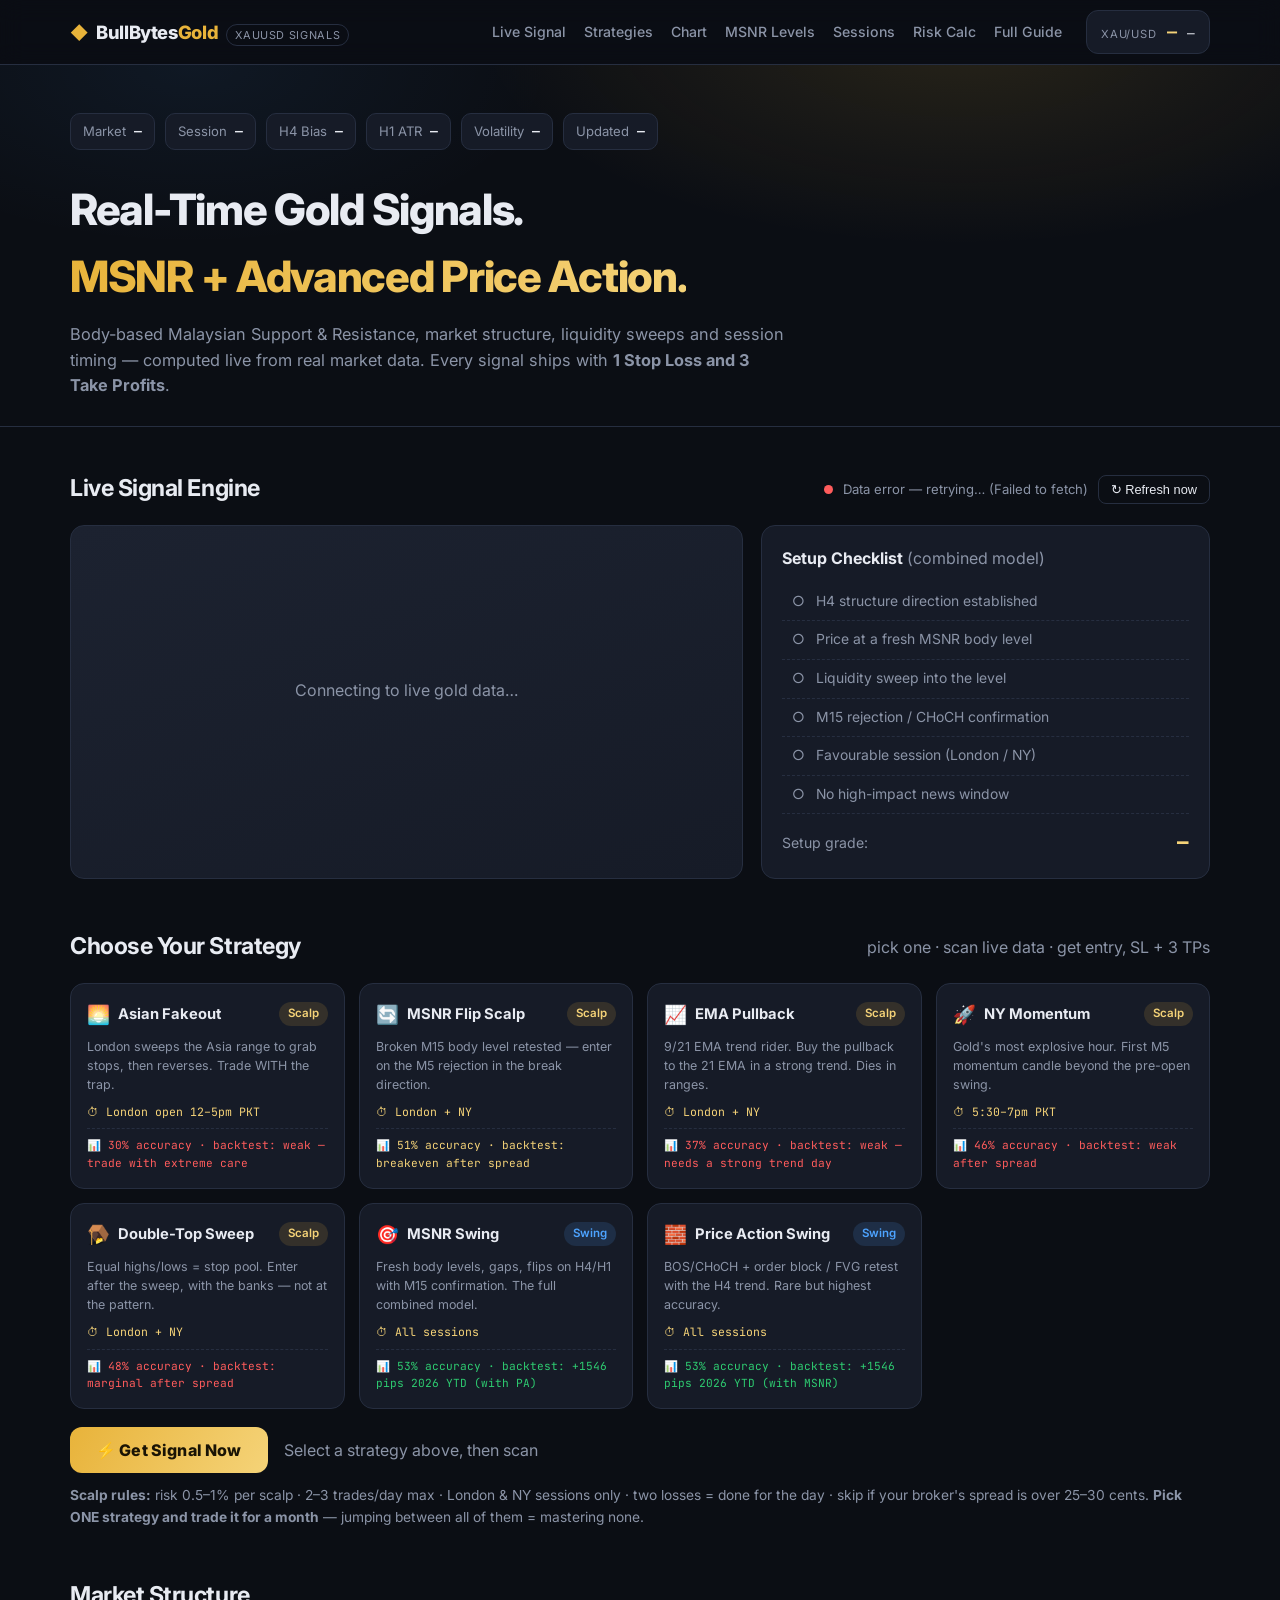
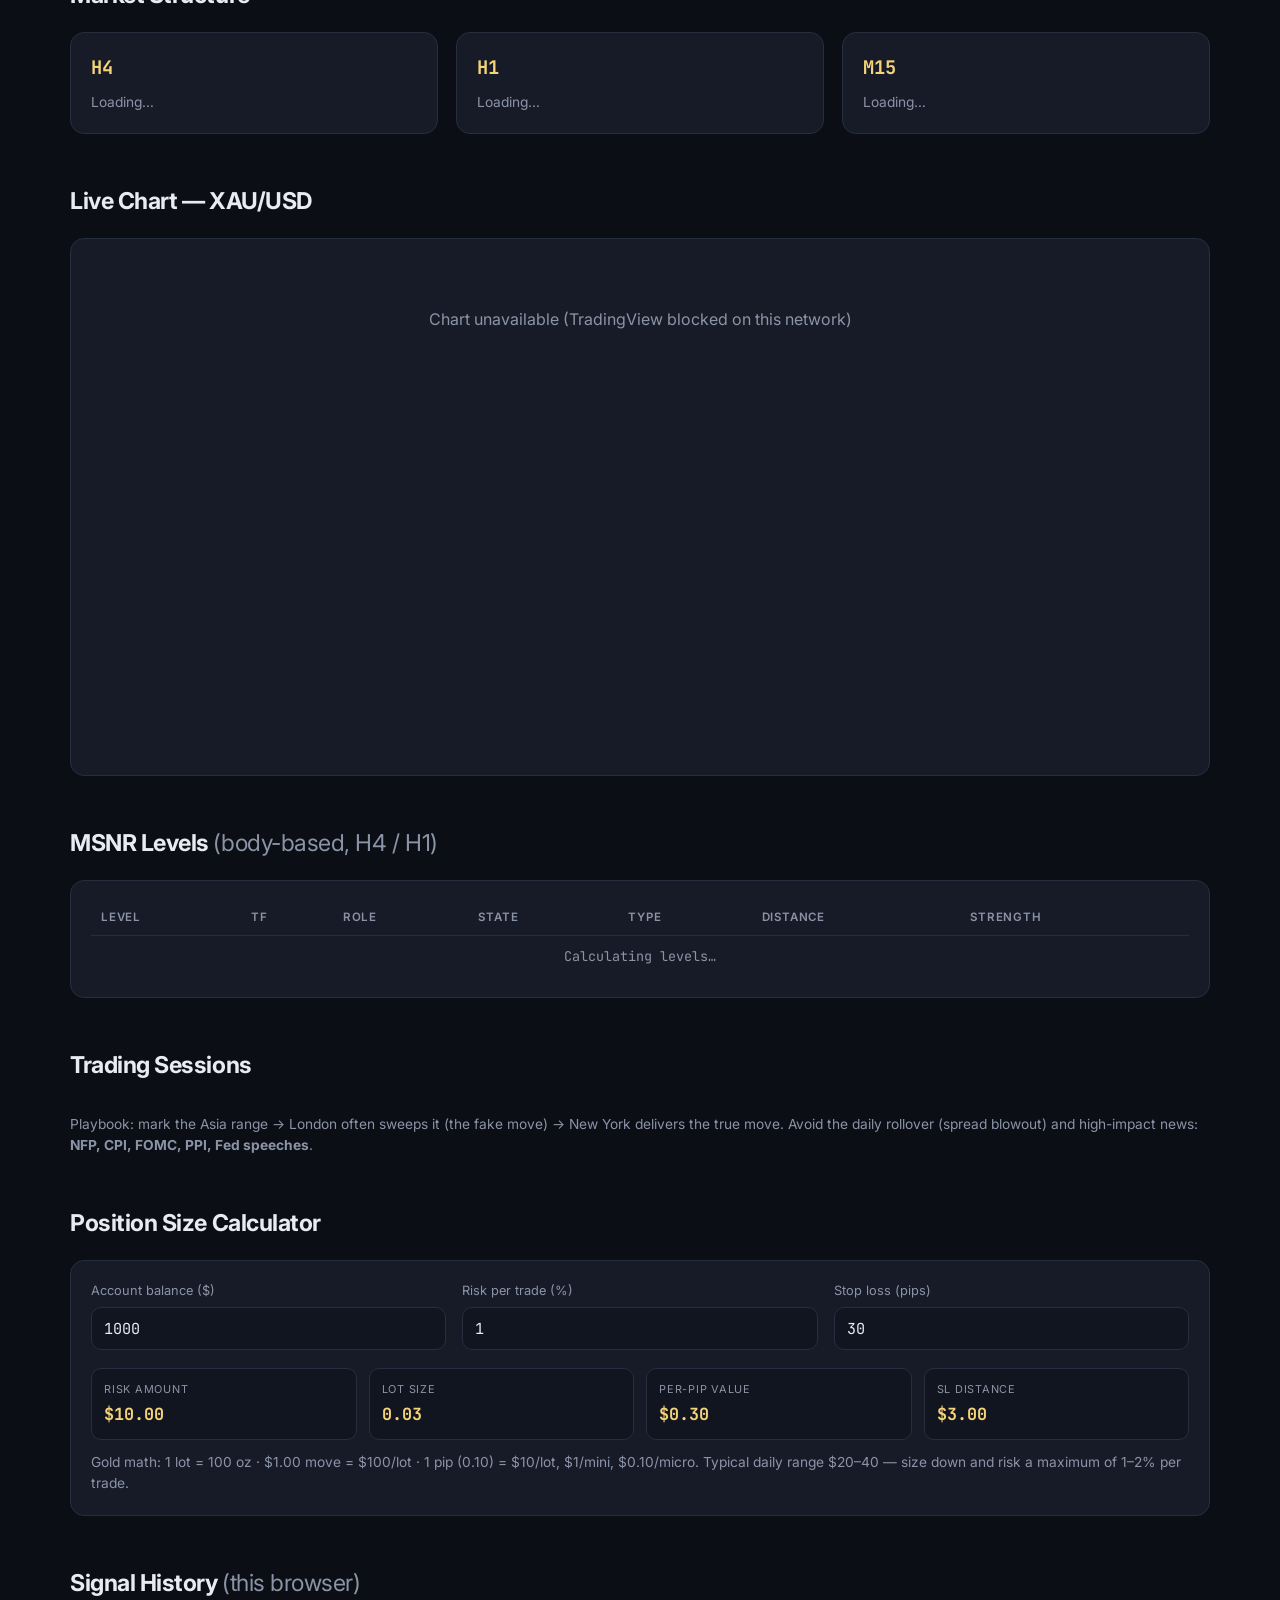
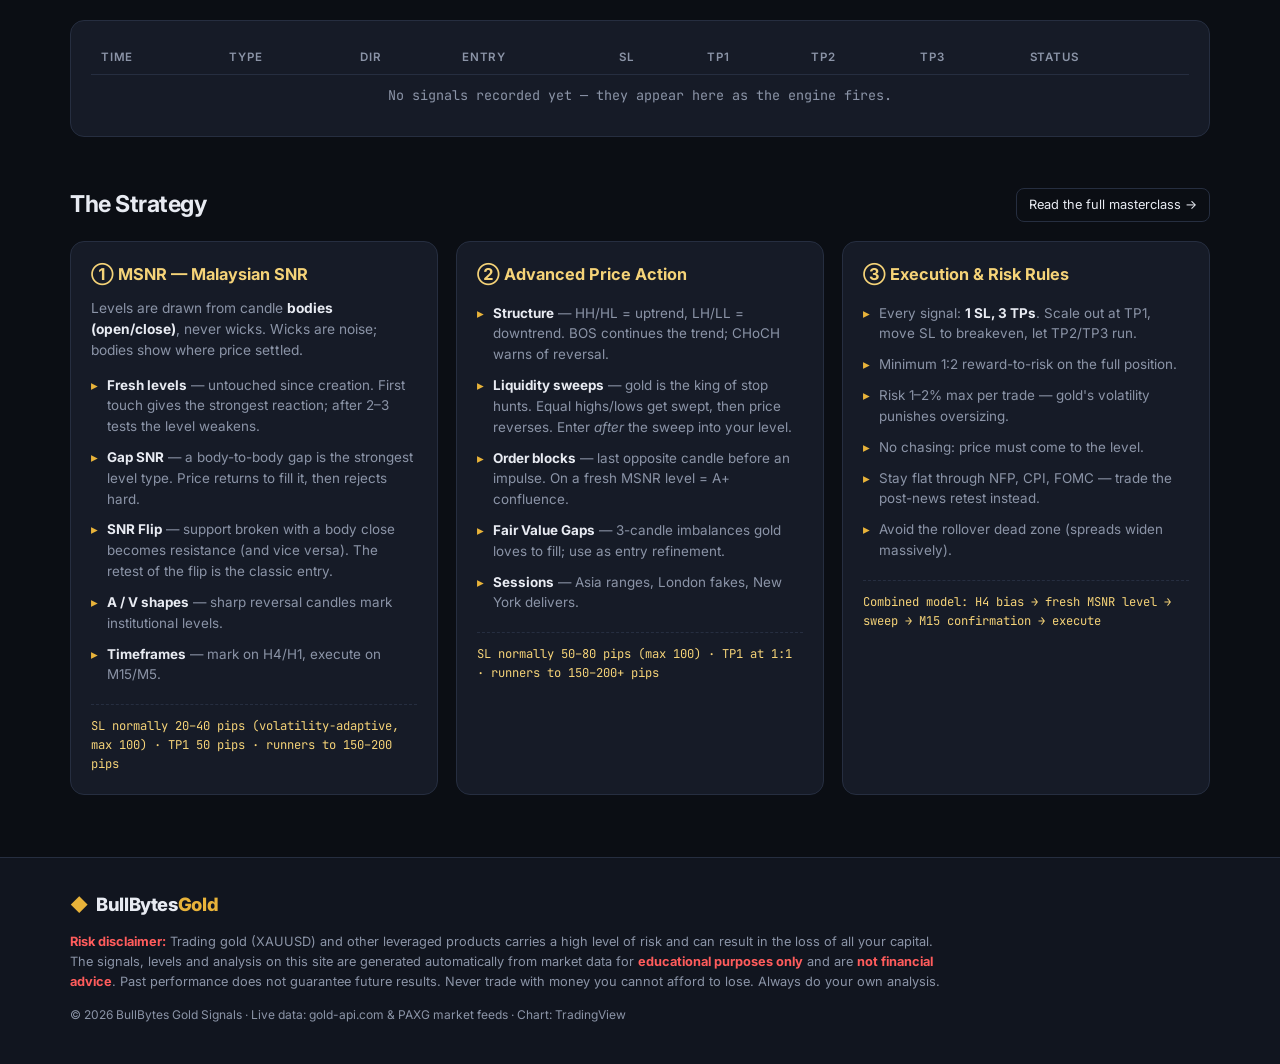
<file: index.html>
<!DOCTYPE html>
<html lang="en">
<head>
<meta charset="UTF-8">
<meta name="viewport" content="width=device-width, initial-scale=1.0">
<title>BullBytes Gold Signals — Real-Time XAUUSD Signals | MSNR + Advanced Price Action</title>
<meta name="description" content="Professional real-time gold (XAUUSD) trading signals powered by MSNR (Malaysian Support & Resistance) and advanced price action. Live levels, structure, 1 SL + 3 TP signal model.">
<link rel="preconnect" href="https://fonts.googleapis.com">
<link rel="preconnect" href="https://fonts.gstatic.com" crossorigin>
<link href="https://fonts.googleapis.com/css2?family=Inter:wght@400;500;600;700;800&family=JetBrains+Mono:wght@500;700&display=swap" rel="stylesheet">
<link rel="stylesheet" href="css/style.css">
<link rel="icon" href="data:image/svg+xml,<svg xmlns='http://www.w3.org/2000/svg' viewBox='0 0 100 100'><text y='.9em' font-size='90'>🥇</text></svg>">
</head>
<body>

<!-- ===== Top bar ===== -->
<header class="topbar">
  <div class="container topbar-inner">
    <div class="brand">
      <span class="brand-icon">◆</span>
      <span class="brand-name">BullBytes<span class="brand-accent">Gold</span></span>
      <span class="brand-tag">XAUUSD Signals</span>
    </div>
    <nav class="nav">
      <a href="#signal">Live Signal</a>
      <a href="#strategies">Strategies</a>
      <a href="#chart">Chart</a>
      <a href="#levels">MSNR Levels</a>
      <a href="#sessions">Sessions</a>
      <a href="#calculator">Risk Calc</a>
      <a href="guide.html">Full Guide</a>
    </nav>
    <div class="price-pill" id="pricePill">
      <span class="pp-label">XAU/USD</span>
      <span class="pp-price" id="livePrice">—</span>
      <span class="pp-change" id="liveChange">—</span>
    </div>
  </div>
</header>

<!-- ===== Hero / status strip ===== -->
<section class="hero">
  <div class="container">
    <div class="status-strip" id="statusStrip">
      <div class="ss-item"><span class="ss-k">Market</span><span class="ss-v" id="marketStatus">—</span></div>
      <div class="ss-item"><span class="ss-k">Session</span><span class="ss-v" id="sessionNow">—</span></div>
      <div class="ss-item"><span class="ss-k">H4 Bias</span><span class="ss-v" id="h4Bias">—</span></div>
      <div class="ss-item"><span class="ss-k">H1 ATR</span><span class="ss-v" id="atrNow">—</span></div>
      <div class="ss-item"><span class="ss-k">Volatility</span><span class="ss-v" id="volNow">—</span></div>
      <div class="ss-item"><span class="ss-k">Updated</span><span class="ss-v" id="lastUpdate">—</span></div>
    </div>
    <h1>Real-Time Gold Signals.<br><span class="gold-text">MSNR + Advanced Price Action.</span></h1>
    <p class="hero-sub">Body-based Malaysian Support &amp; Resistance, market structure, liquidity sweeps and session timing —
    computed live from real market data. Every signal ships with <strong>1 Stop Loss and 3 Take Profits</strong>.</p>
  </div>
</section>

<main class="container">

  <!-- ===== Live signal card ===== -->
  <section id="signal" class="section">
    <div class="section-head">
      <h2>Live Signal Engine</h2>
      <div class="refresh-row">
        <span class="engine-dot" id="engineDot"></span>
        <span id="engineState">Initialising…</span>
        <button class="btn-ghost" id="refreshBtn">↻ Refresh now</button>
      </div>
    </div>
    <div class="signal-grid">
      <div class="signal-card" id="signalCard">
        <div class="sc-loading">Connecting to live gold data…</div>
      </div>
      <div class="panel checklist-panel">
        <h3>Setup Checklist <span class="muted">(combined model)</span></h3>
        <ul class="checklist" id="checklist">
          <li data-k="structure">H4 structure direction established</li>
          <li data-k="level">Price at a fresh MSNR body level</li>
          <li data-k="sweep">Liquidity sweep into the level</li>
          <li data-k="confirm">M15 rejection / CHoCH confirmation</li>
          <li data-k="session">Favourable session (London / NY)</li>
          <li data-k="news">No high-impact news window</li>
        </ul>
        <div class="grade-row">
          <span>Setup grade:</span><span class="grade" id="setupGrade">—</span>
        </div>
      </div>
    </div>
  </section>

  <!-- ===== Strategy picker ===== -->
  <section id="strategies" class="section">
    <div class="section-head">
      <h2>Choose Your Strategy</h2>
      <span class="muted">pick one · scan live data · get entry, SL + 3 TPs</span>
    </div>
    <div class="picker-grid" id="pickerGrid"></div>
    <div class="picker-actions">
      <button class="btn-gold" id="scanBtn">⚡ Get Signal Now</button>
      <span class="muted" id="scanHint">Select a strategy above, then scan</span>
    </div>
    <div id="scanResult"></div>
    <p class="note"><strong>Scalp rules:</strong> risk 0.5–1% per scalp · 2–3 trades/day max · London &amp; NY sessions only ·
    two losses = done for the day · skip if your broker's spread is over 25–30 cents.
    <strong>Pick ONE strategy and trade it for a month</strong> — jumping between all of them = mastering none.</p>
  </section>

  <!-- ===== Structure panel ===== -->
  <section class="section">
    <div class="section-head"><h2>Market Structure</h2></div>
    <div class="structure-grid" id="structureGrid">
      <div class="panel tf-panel" id="tfH4"><h3>H4</h3><div class="tf-body muted">Loading…</div></div>
      <div class="panel tf-panel" id="tfH1"><h3>H1</h3><div class="tf-body muted">Loading…</div></div>
      <div class="panel tf-panel" id="tfM15"><h3>M15</h3><div class="tf-body muted">Loading…</div></div>
    </div>
  </section>

  <!-- ===== Chart ===== -->
  <section id="chart" class="section">
    <div class="section-head"><h2>Live Chart — XAU/USD</h2></div>
    <div class="panel chart-panel">
      <div id="tvChart"></div>
    </div>
  </section>

  <!-- ===== MSNR levels ===== -->
  <section id="levels" class="section">
    <div class="section-head">
      <h2>MSNR Levels <span class="muted">(body-based, H4 / H1)</span></h2>
    </div>
    <div class="panel">
      <table class="levels-table">
        <thead>
          <tr><th>Level</th><th>TF</th><th>Role</th><th>State</th><th>Type</th><th>Distance</th><th>Strength</th></tr>
        </thead>
        <tbody id="levelsBody">
          <tr><td colspan="7" class="muted center">Calculating levels…</td></tr>
        </tbody>
      </table>
    </div>
  </section>

  <!-- ===== Sessions ===== -->
  <section id="sessions" class="section">
    <div class="section-head"><h2>Trading Sessions</h2></div>
    <div class="sessions-grid" id="sessionsGrid"></div>
    <p class="note">Playbook: mark the Asia range → London often sweeps it (the fake move) → New York delivers the true move.
    Avoid the daily rollover (spread blowout) and high-impact news: <strong>NFP, CPI, FOMC, PPI, Fed speeches</strong>.</p>
  </section>

  <!-- ===== Risk calculator ===== -->
  <section id="calculator" class="section">
    <div class="section-head"><h2>Position Size Calculator</h2></div>
    <div class="panel calc-panel">
      <div class="calc-inputs">
        <label>Account balance ($)
          <input type="number" id="calcBalance" value="1000" min="10">
        </label>
        <label>Risk per trade (%)
          <input type="number" id="calcRisk" value="1" min="0.1" max="10" step="0.1">
        </label>
        <label>Stop loss (pips)
          <input type="number" id="calcSL" value="30" min="5" max="200">
        </label>
      </div>
      <div class="calc-results" id="calcResults"></div>
      <p class="note">Gold math: 1 lot = 100 oz · $1.00 move = $100/lot · 1 pip (0.10) = $10/lot, $1/mini, $0.10/micro.
      Typical daily range $20–40 — size down and risk a maximum of 1–2% per trade.</p>
    </div>
  </section>

  <!-- ===== Signal history ===== -->
  <section id="history" class="section">
    <div class="section-head">
      <h2>Signal History <span class="muted">(this browser)</span></h2>
      <div class="hist-stats" id="histStats"></div>
    </div>
    <div class="panel">
      <table class="levels-table">
        <thead>
          <tr><th>Time</th><th>Type</th><th>Dir</th><th>Entry</th><th>SL</th><th>TP1</th><th>TP2</th><th>TP3</th><th>Status</th></tr>
        </thead>
        <tbody id="historyBody">
          <tr><td colspan="9" class="muted center">No signals recorded yet — they appear here as the engine fires.</td></tr>
        </tbody>
      </table>
    </div>
  </section>

  <!-- ===== Strategy docs ===== -->
  <section id="strategy" class="section">
    <div class="section-head"><h2>The Strategy</h2><a class="btn-ghost" href="guide.html" style="text-decoration:none">Read the full masterclass →</a></div>
    <div class="strategy-grid">
      <div class="panel strat-card">
        <h3>① MSNR — Malaysian SNR</h3>
        <p>Levels are drawn from candle <strong>bodies (open/close)</strong>, never wicks. Wicks are noise; bodies show where price settled.</p>
        <ul>
          <li><strong>Fresh levels</strong> — untouched since creation. First touch gives the strongest reaction; after 2–3 tests the level weakens.</li>
          <li><strong>Gap SNR</strong> — a body-to-body gap is the strongest level type. Price returns to fill it, then rejects hard.</li>
          <li><strong>SNR Flip</strong> — support broken with a body close becomes resistance (and vice versa). The retest of the flip is the classic entry.</li>
          <li><strong>A / V shapes</strong> — sharp reversal candles mark institutional levels.</li>
          <li><strong>Timeframes</strong> — mark on H4/H1, execute on M15/M5.</li>
        </ul>
        <div class="strat-foot">SL normally 20–40 pips (volatility-adaptive, max 100) · TP1 50 pips · runners to 150–200 pips</div>
      </div>
      <div class="panel strat-card">
        <h3>② Advanced Price Action</h3>
        <ul>
          <li><strong>Structure</strong> — HH/HL = uptrend, LH/LL = downtrend. BOS continues the trend; CHoCH warns of reversal.</li>
          <li><strong>Liquidity sweeps</strong> — gold is the king of stop hunts. Equal highs/lows get swept, then price reverses. Enter <em>after</em> the sweep into your level.</li>
          <li><strong>Order blocks</strong> — last opposite candle before an impulse. On a fresh MSNR level = A+ confluence.</li>
          <li><strong>Fair Value Gaps</strong> — 3-candle imbalances gold loves to fill; use as entry refinement.</li>
          <li><strong>Sessions</strong> — Asia ranges, London fakes, New York delivers.</li>
        </ul>
        <div class="strat-foot">SL normally 50–80 pips (max 100) · TP1 at 1:1 · runners to 150–200+ pips</div>
      </div>
      <div class="panel strat-card">
        <h3>③ Execution &amp; Risk Rules</h3>
        <ul>
          <li>Every signal: <strong>1 SL, 3 TPs</strong>. Scale out at TP1, move SL to breakeven, let TP2/TP3 run.</li>
          <li>Minimum 1:2 reward-to-risk on the full position.</li>
          <li>Risk 1–2% max per trade — gold's volatility punishes oversizing.</li>
          <li>No chasing: price must come to the level.</li>
          <li>Stay flat through NFP, CPI, FOMC — trade the post-news retest instead.</li>
          <li>Avoid the rollover dead zone (spreads widen massively).</li>
        </ul>
        <div class="strat-foot">Combined model: H4 bias → fresh MSNR level → sweep → M15 confirmation → execute</div>
      </div>
    </div>
  </section>

</main>

<footer class="footer">
  <div class="container">
    <div class="brand"><span class="brand-icon">◆</span><span class="brand-name">BullBytes<span class="brand-accent">Gold</span></span></div>
    <p class="disclaimer"><strong>Risk disclaimer:</strong> Trading gold (XAUUSD) and other leveraged products carries a high level of risk and can result in the loss of all your capital. The signals, levels and analysis on this site are generated automatically from market data for <strong>educational purposes only</strong> and are <strong>not financial advice</strong>. Past performance does not guarantee future results. Never trade with money you cannot afford to lose. Always do your own analysis.</p>
    <p class="muted">© <span id="year"></span> BullBytes Gold Signals · Live data: gold-api.com &amp; PAXG market feeds · Chart: TradingView</p>
  </div>
</footer>

<script src="https://s3.tradingview.com/tv.js"></script>
<script src="js/data.js"></script>
<script src="js/engine.js"></script>
<script src="js/strategies.js"></script>
<script src="js/app.js"></script>
</body>
</html>
</file>
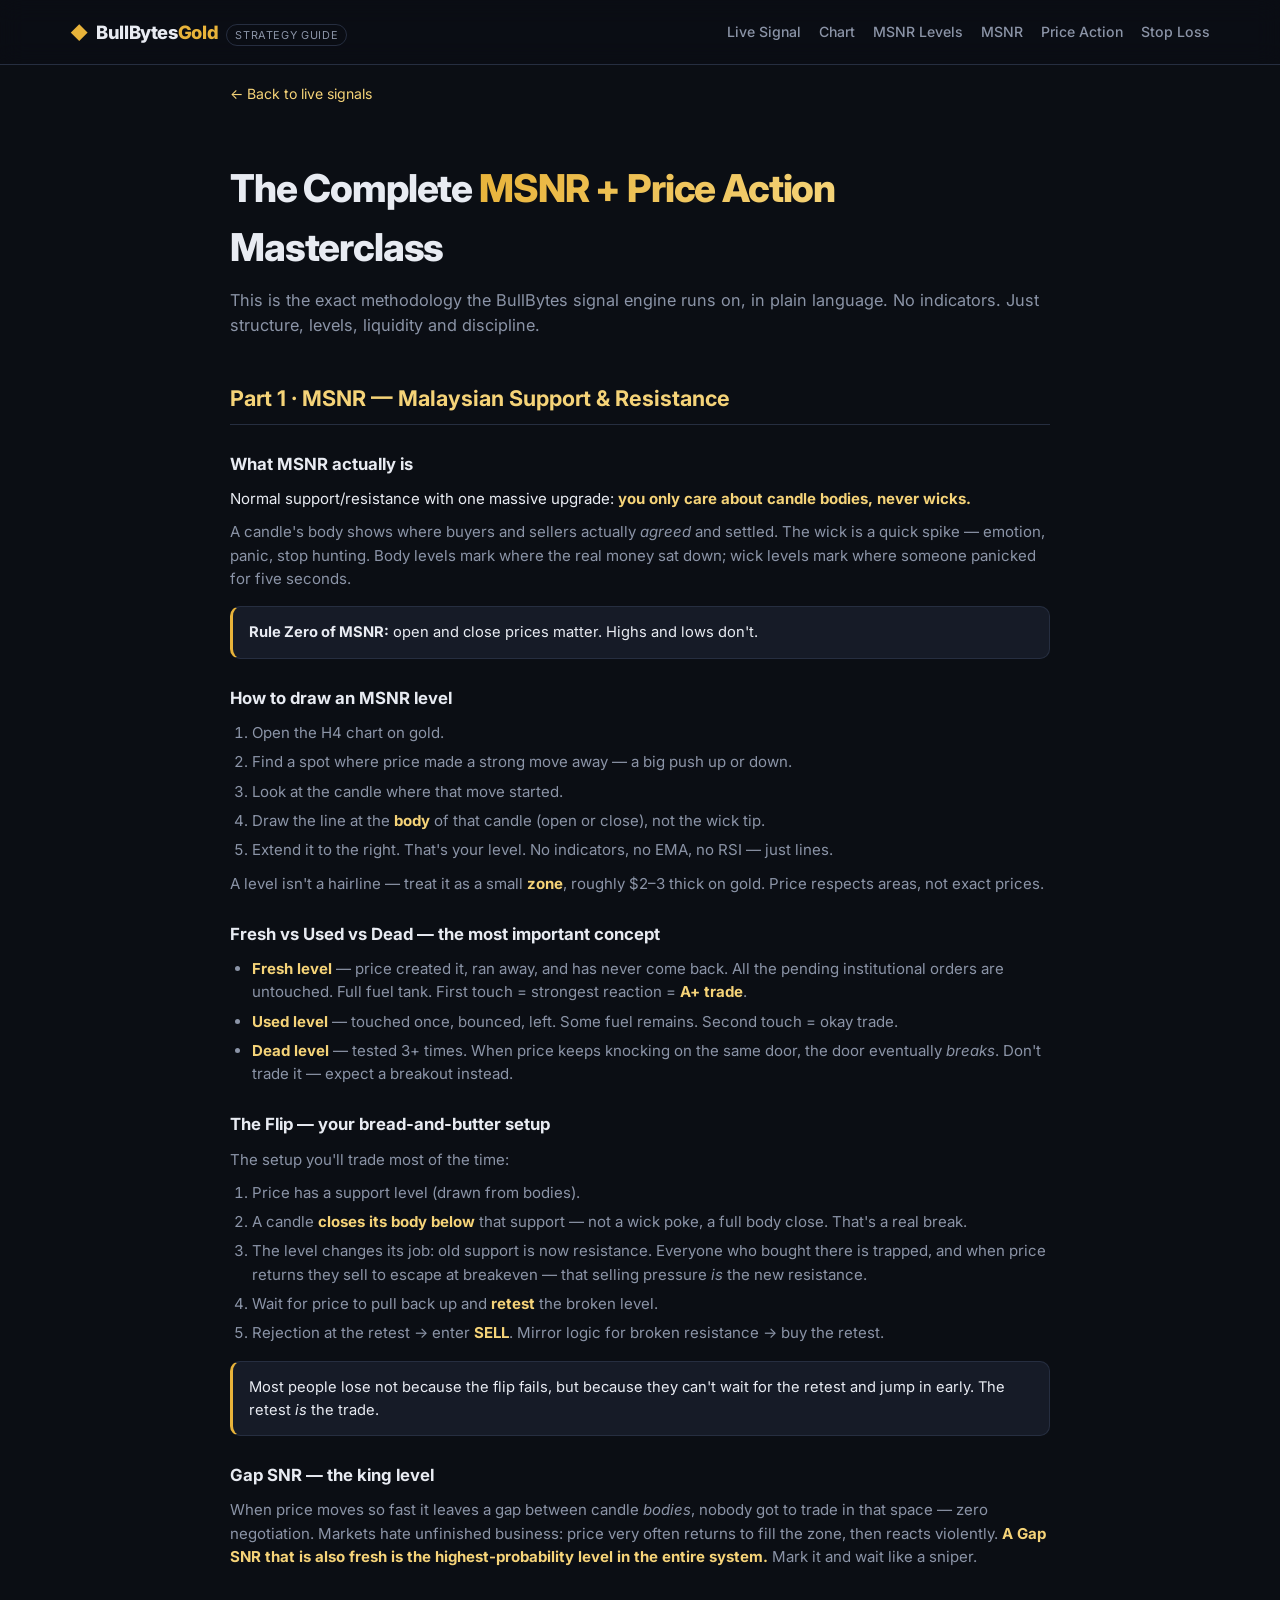
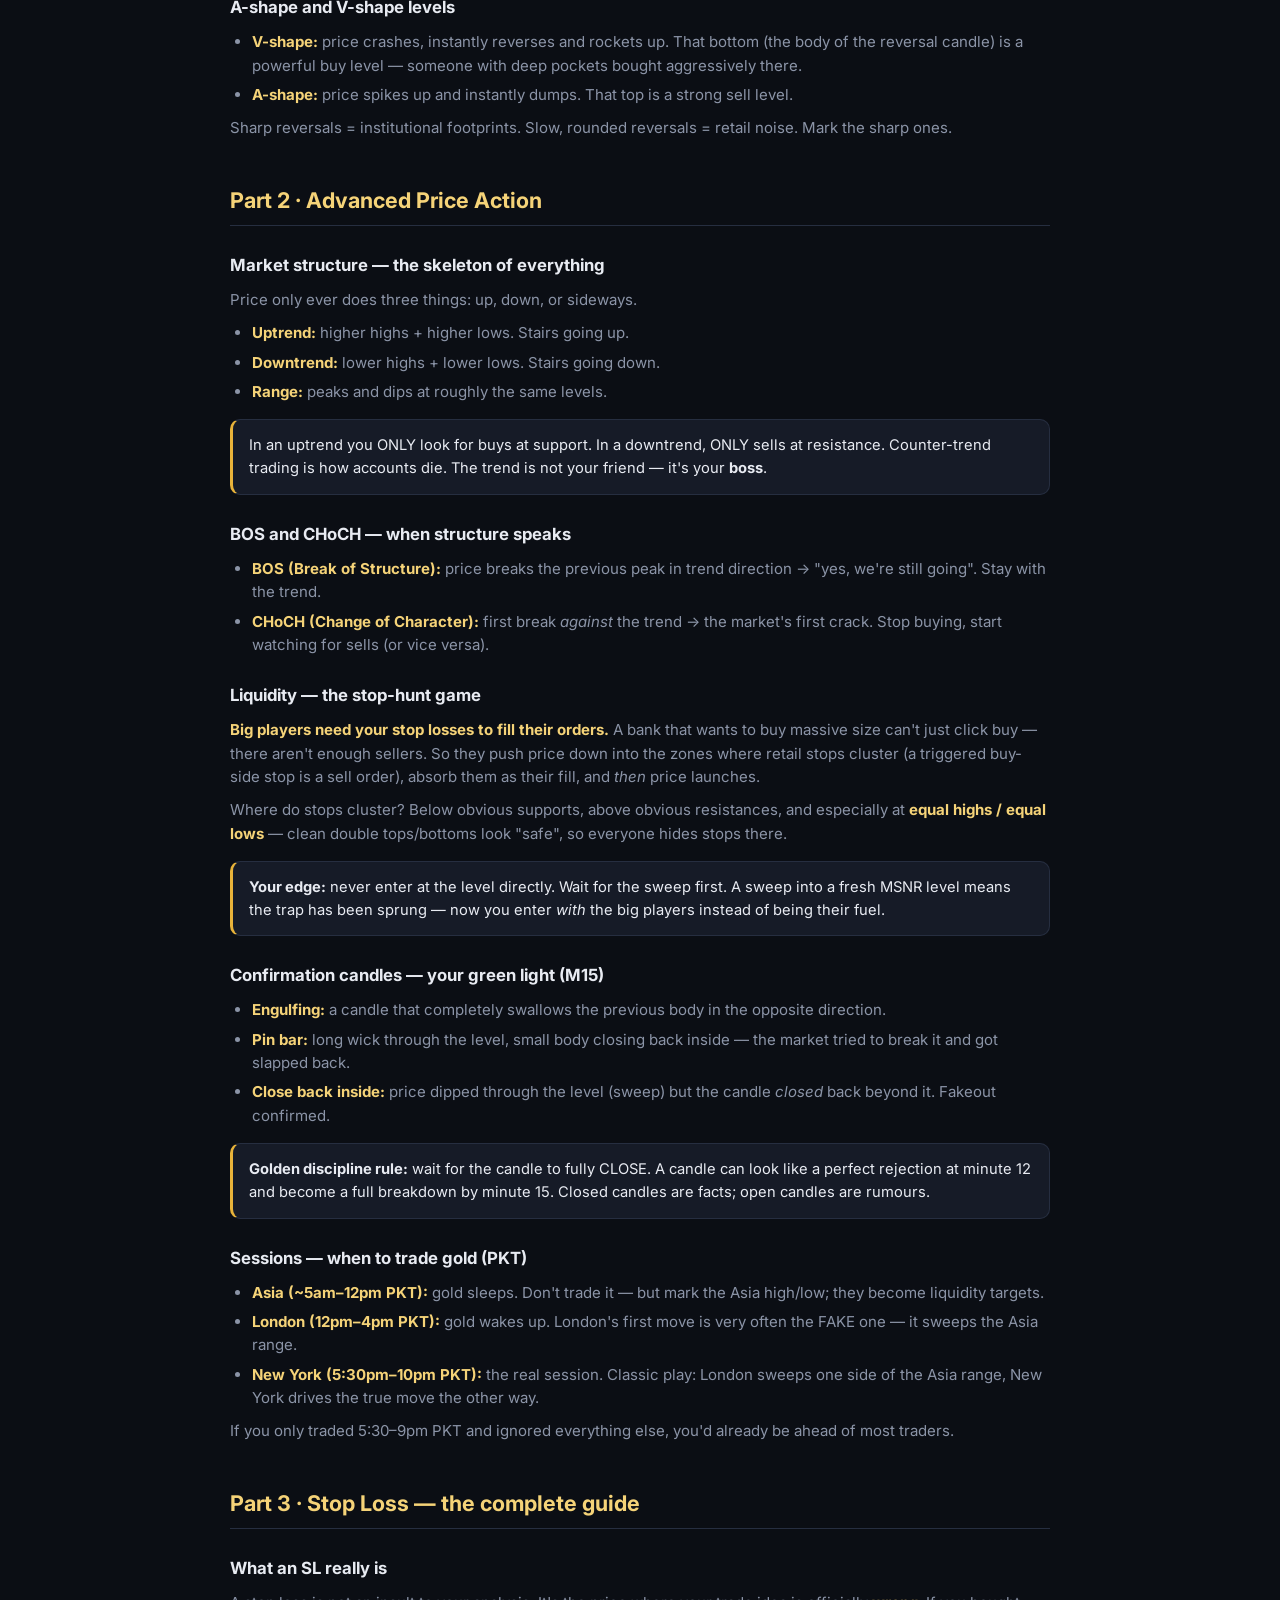
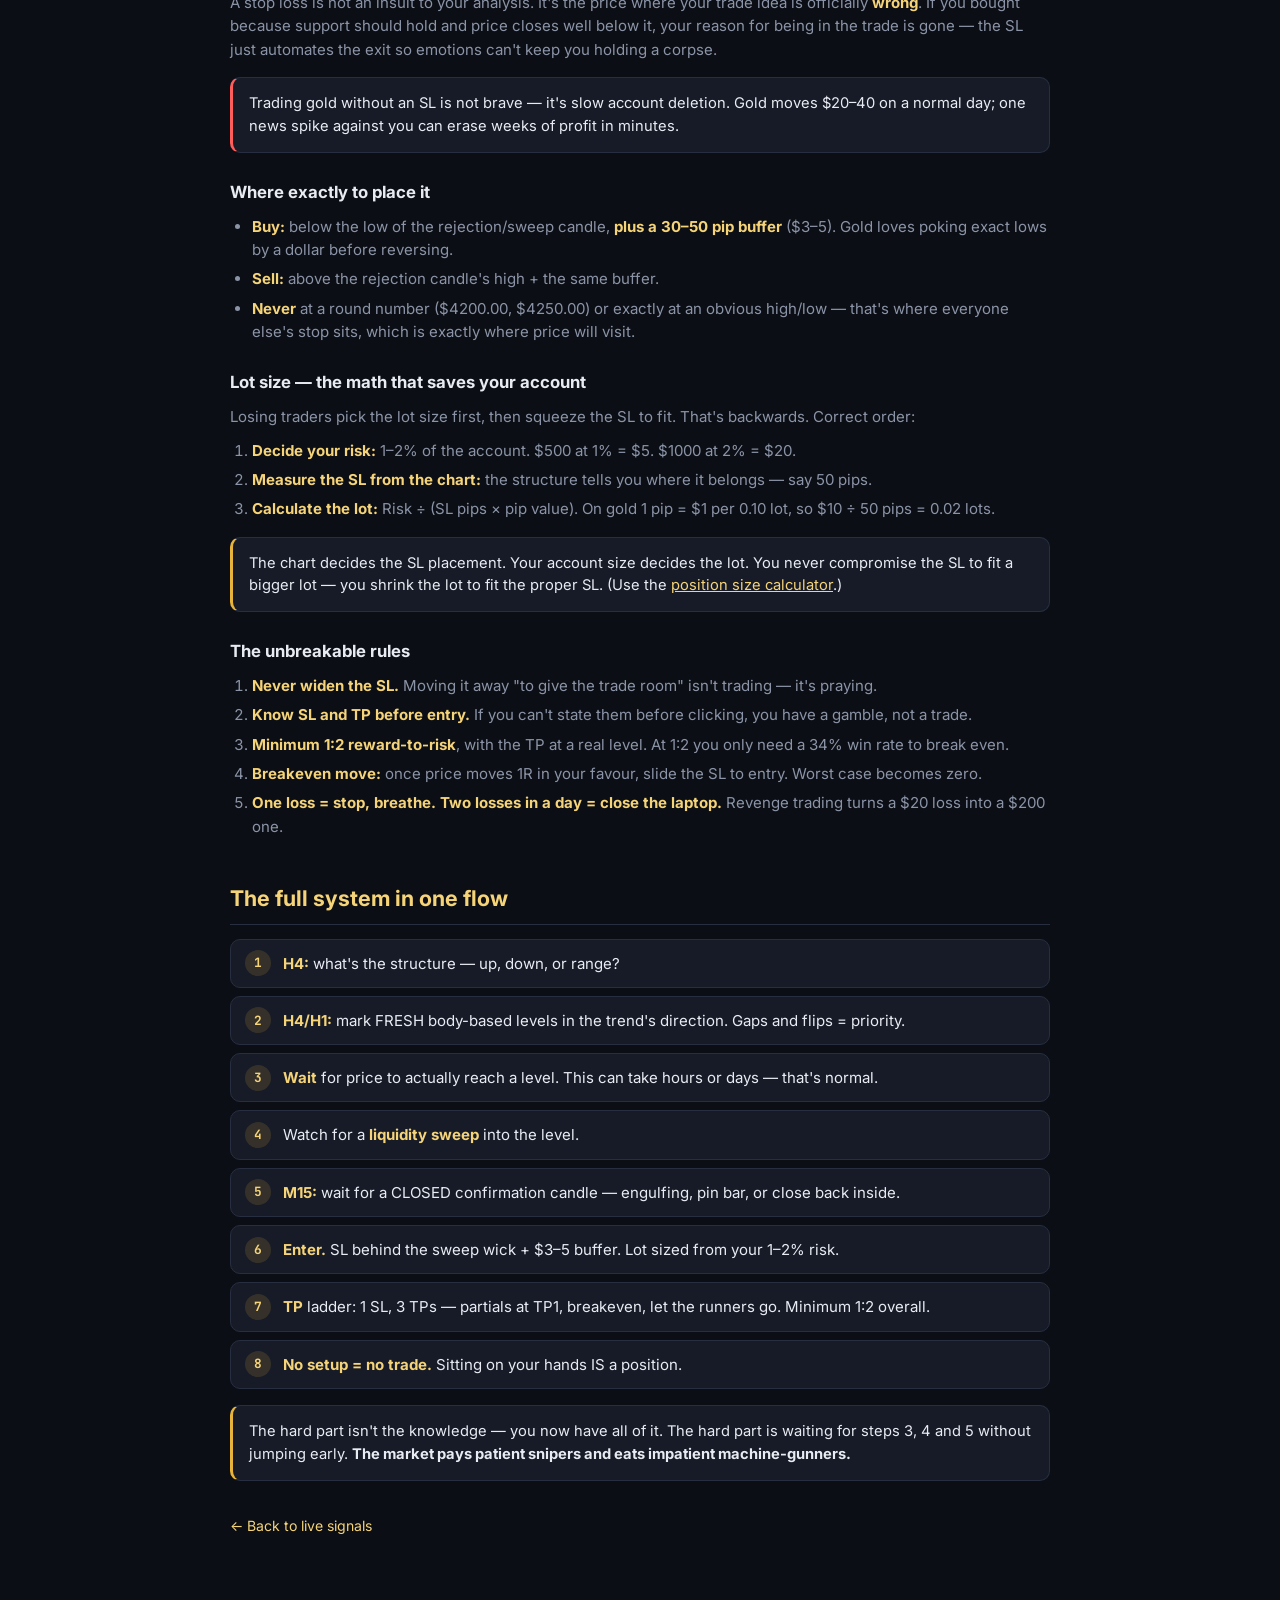
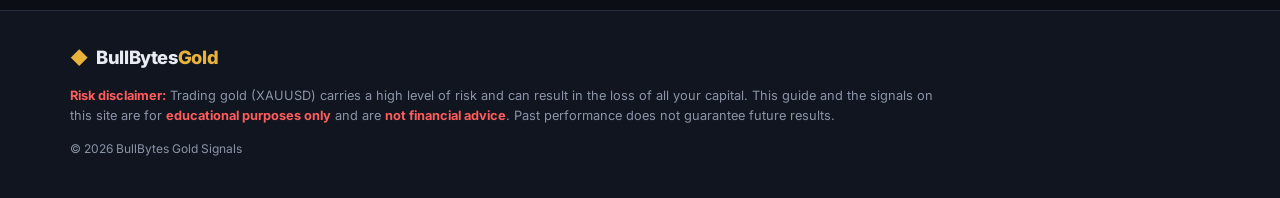
<file: guide.html>
<!DOCTYPE html>
<html lang="en">
<head>
<meta charset="UTF-8">
<meta name="viewport" content="width=device-width, initial-scale=1.0">
<title>Strategy Guide — MSNR + Price Action Masterclass | BullBytes Gold Signals</title>
<meta name="description" content="The complete MSNR (Malaysian Support & Resistance), advanced price action and stop-loss masterclass behind the BullBytes gold signal engine.">
<link rel="preconnect" href="https://fonts.googleapis.com">
<link rel="preconnect" href="https://fonts.gstatic.com" crossorigin>
<link href="https://fonts.googleapis.com/css2?family=Inter:wght@400;500;600;700;800&family=JetBrains+Mono:wght@500;700&display=swap" rel="stylesheet">
<link rel="stylesheet" href="css/style.css">
<link rel="icon" href="data:image/svg+xml,<svg xmlns='http://www.w3.org/2000/svg' viewBox='0 0 100 100'><text y='.9em' font-size='90'>🥇</text></svg>">
<style>
.guide { max-width: 860px; margin: 0 auto; }
.guide h1 { font-size: clamp(1.6rem, 4vw, 2.4rem); font-weight: 800; letter-spacing: -.03em; margin: 36px 0 8px; }
.guide .lead { color: var(--muted); font-size: 1.02rem; margin-bottom: 8px; }
.guide h2 { color: var(--gold2); font-size: 1.35rem; margin: 44px 0 14px; padding-bottom: 8px; border-bottom: 1px solid var(--line); }
.guide h3 { font-size: 1.05rem; margin: 26px 0 10px; }
.guide p { color: var(--text); font-size: .94rem; margin: 10px 0; }
.guide p.soft, .guide li { color: var(--muted); }
.guide ul, .guide ol { margin: 10px 0 10px 22px; font-size: .94rem; }
.guide li { margin: 6px 0; }
.guide li strong, .guide p strong { color: var(--gold2); }
.guide .rule {
  background: var(--panel); border: 1px solid var(--line); border-left: 3px solid var(--gold);
  border-radius: 10px; padding: 14px 16px; margin: 16px 0; font-size: .92rem;
}
.guide .danger { border-left-color: var(--red); }
.guide .flow { counter-reset: step; list-style: none; margin-left: 0; }
.guide .flow li {
  background: var(--panel); border: 1px solid var(--line); border-radius: 10px;
  padding: 12px 14px 12px 52px; margin: 8px 0; position: relative; color: var(--text);
}
.guide .flow li::before {
  counter-increment: step; content: counter(step);
  position: absolute; left: 14px; top: 50%; transform: translateY(-50%);
  width: 26px; height: 26px; border-radius: 50%; display: grid; place-items: center;
  background: rgba(232,179,58,.15); color: var(--gold2); font-weight: 700; font-family: 'JetBrains Mono', monospace; font-size: .8rem;
}
.backlink { display: inline-block; margin: 18px 0; color: var(--gold2); text-decoration: none; font-size: .88rem; }
</style>
</head>
<body>

<header class="topbar">
  <div class="container topbar-inner">
    <div class="brand">
      <span class="brand-icon">◆</span>
      <span class="brand-name">BullBytes<span class="brand-accent">Gold</span></span>
      <span class="brand-tag">Strategy Guide</span>
    </div>
    <nav class="nav">
      <a href="index.html#signal">Live Signal</a>
      <a href="index.html#chart">Chart</a>
      <a href="index.html#levels">MSNR Levels</a>
      <a href="#msnr">MSNR</a>
      <a href="#pa">Price Action</a>
      <a href="#sl">Stop Loss</a>
    </nav>
  </div>
</header>

<main class="container guide">
  <a class="backlink" href="index.html">← Back to live signals</a>
  <h1>The Complete <span class="gold-text">MSNR + Price Action</span> Masterclass</h1>
  <p class="lead">This is the exact methodology the BullBytes signal engine runs on, in plain language.
  No indicators. Just structure, levels, liquidity and discipline.</p>

  <!-- ================= PART 1 ================= -->
  <h2 id="msnr">Part 1 · MSNR — Malaysian Support &amp; Resistance</h2>

  <h3>What MSNR actually is</h3>
  <p>Normal support/resistance with one massive upgrade: <strong>you only care about candle bodies, never wicks.</strong></p>
  <p class="soft">A candle's body shows where buyers and sellers actually <em>agreed</em> and settled. The wick is a quick spike —
  emotion, panic, stop hunting. Body levels mark where the real money sat down; wick levels mark where someone panicked for five seconds.</p>
  <div class="rule"><strong>Rule Zero of MSNR:</strong> open and close prices matter. Highs and lows don't.</div>

  <h3>How to draw an MSNR level</h3>
  <ol>
    <li>Open the H4 chart on gold.</li>
    <li>Find a spot where price made a strong move away — a big push up or down.</li>
    <li>Look at the candle where that move started.</li>
    <li>Draw the line at the <strong>body</strong> of that candle (open or close), not the wick tip.</li>
    <li>Extend it to the right. That's your level. No indicators, no EMA, no RSI — just lines.</li>
  </ol>
  <p class="soft">A level isn't a hairline — treat it as a small <strong>zone</strong>, roughly $2–3 thick on gold. Price respects areas, not exact prices.</p>

  <h3>Fresh vs Used vs Dead — the most important concept</h3>
  <ul>
    <li><strong>Fresh level</strong> — price created it, ran away, and has never come back. All the pending institutional orders are untouched. Full fuel tank. First touch = strongest reaction = <strong>A+ trade</strong>.</li>
    <li><strong>Used level</strong> — touched once, bounced, left. Some fuel remains. Second touch = okay trade.</li>
    <li><strong>Dead level</strong> — tested 3+ times. When price keeps knocking on the same door, the door eventually <em>breaks</em>. Don't trade it — expect a breakout instead.</li>
  </ul>

  <h3>The Flip — your bread-and-butter setup</h3>
  <p class="soft">The setup you'll trade most of the time:</p>
  <ol>
    <li>Price has a support level (drawn from bodies).</li>
    <li>A candle <strong>closes its body below</strong> that support — not a wick poke, a full body close. That's a real break.</li>
    <li>The level changes its job: old support is now resistance. Everyone who bought there is trapped, and when price returns they sell to escape at breakeven — that selling pressure <em>is</em> the new resistance.</li>
    <li>Wait for price to pull back up and <strong>retest</strong> the broken level.</li>
    <li>Rejection at the retest → enter <strong>SELL</strong>. Mirror logic for broken resistance → buy the retest.</li>
  </ol>
  <div class="rule">Most people lose not because the flip fails, but because they can't wait for the retest and jump in early. The retest <em>is</em> the trade.</div>

  <h3>Gap SNR — the king level</h3>
  <p class="soft">When price moves so fast it leaves a gap between candle <em>bodies</em>, nobody got to trade in that space — zero negotiation.
  Markets hate unfinished business: price very often returns to fill the zone, then reacts violently.
  <strong>A Gap SNR that is also fresh is the highest-probability level in the entire system.</strong> Mark it and wait like a sniper.</p>

  <h3>A-shape and V-shape levels</h3>
  <ul>
    <li><strong>V-shape:</strong> price crashes, instantly reverses and rockets up. That bottom (the body of the reversal candle) is a powerful buy level — someone with deep pockets bought aggressively there.</li>
    <li><strong>A-shape:</strong> price spikes up and instantly dumps. That top is a strong sell level.</li>
  </ul>
  <p class="soft">Sharp reversals = institutional footprints. Slow, rounded reversals = retail noise. Mark the sharp ones.</p>

  <!-- ================= PART 2 ================= -->
  <h2 id="pa">Part 2 · Advanced Price Action</h2>

  <h3>Market structure — the skeleton of everything</h3>
  <p class="soft">Price only ever does three things: up, down, or sideways.</p>
  <ul>
    <li><strong>Uptrend:</strong> higher highs + higher lows. Stairs going up.</li>
    <li><strong>Downtrend:</strong> lower highs + lower lows. Stairs going down.</li>
    <li><strong>Range:</strong> peaks and dips at roughly the same levels.</li>
  </ul>
  <div class="rule">In an uptrend you ONLY look for buys at support. In a downtrend, ONLY sells at resistance.
  Counter-trend trading is how accounts die. The trend is not your friend — it's your <strong>boss</strong>.</div>

  <h3>BOS and CHoCH — when structure speaks</h3>
  <ul>
    <li><strong>BOS (Break of Structure):</strong> price breaks the previous peak in trend direction → "yes, we're still going". Stay with the trend.</li>
    <li><strong>CHoCH (Change of Character):</strong> first break <em>against</em> the trend → the market's first crack. Stop buying, start watching for sells (or vice versa).</li>
  </ul>

  <h3>Liquidity — the stop-hunt game</h3>
  <p class="soft"><strong>Big players need your stop losses to fill their orders.</strong> A bank that wants to buy massive size can't just click buy —
  there aren't enough sellers. So they push price down into the zones where retail stops cluster (a triggered buy-side stop is a sell order),
  absorb them as their fill, and <em>then</em> price launches.</p>
  <p class="soft">Where do stops cluster? Below obvious supports, above obvious resistances, and especially at
  <strong>equal highs / equal lows</strong> — clean double tops/bottoms look "safe", so everyone hides stops there.</p>
  <div class="rule"><strong>Your edge:</strong> never enter at the level directly. Wait for the sweep first.
  A sweep into a fresh MSNR level means the trap has been sprung — now you enter <em>with</em> the big players instead of being their fuel.</div>

  <h3>Confirmation candles — your green light (M15)</h3>
  <ul>
    <li><strong>Engulfing:</strong> a candle that completely swallows the previous body in the opposite direction.</li>
    <li><strong>Pin bar:</strong> long wick through the level, small body closing back inside — the market tried to break it and got slapped back.</li>
    <li><strong>Close back inside:</strong> price dipped through the level (sweep) but the candle <em>closed</em> back beyond it. Fakeout confirmed.</li>
  </ul>
  <div class="rule"><strong>Golden discipline rule:</strong> wait for the candle to fully CLOSE.
  A candle can look like a perfect rejection at minute 12 and become a full breakdown by minute 15.
  Closed candles are facts; open candles are rumours.</div>

  <h3>Sessions — when to trade gold (PKT)</h3>
  <ul>
    <li><strong>Asia (~5am–12pm PKT):</strong> gold sleeps. Don't trade it — but mark the Asia high/low; they become liquidity targets.</li>
    <li><strong>London (12pm–4pm PKT):</strong> gold wakes up. London's first move is very often the FAKE one — it sweeps the Asia range.</li>
    <li><strong>New York (5:30pm–10pm PKT):</strong> the real session. Classic play: London sweeps one side of the Asia range, New York drives the true move the other way.</li>
  </ul>
  <p class="soft">If you only traded 5:30–9pm PKT and ignored everything else, you'd already be ahead of most traders.</p>

  <!-- ================= PART 3 ================= -->
  <h2 id="sl">Part 3 · Stop Loss — the complete guide</h2>

  <h3>What an SL really is</h3>
  <p class="soft">A stop loss is not an insult to your analysis. It's the price where your trade idea is officially <strong>wrong</strong>.
  If you bought because support should hold and price closes well below it, your reason for being in the trade is gone —
  the SL just automates the exit so emotions can't keep you holding a corpse.</p>
  <div class="rule danger">Trading gold without an SL is not brave — it's slow account deletion. Gold moves $20–40 on a normal day;
  one news spike against you can erase weeks of profit in minutes.</div>

  <h3>Where exactly to place it</h3>
  <ul>
    <li><strong>Buy:</strong> below the low of the rejection/sweep candle, <strong>plus a 30–50 pip buffer</strong> ($3–5). Gold loves poking exact lows by a dollar before reversing.</li>
    <li><strong>Sell:</strong> above the rejection candle's high + the same buffer.</li>
    <li><strong>Never</strong> at a round number ($4200.00, $4250.00) or exactly at an obvious high/low — that's where everyone else's stop sits, which is exactly where price will visit.</li>
  </ul>

  <h3>Lot size — the math that saves your account</h3>
  <p class="soft">Losing traders pick the lot size first, then squeeze the SL to fit. That's backwards. Correct order:</p>
  <ol>
    <li><strong>Decide your risk:</strong> 1–2% of the account. $500 at 1% = $5. $1000 at 2% = $20.</li>
    <li><strong>Measure the SL from the chart:</strong> the structure tells you where it belongs — say 50 pips.</li>
    <li><strong>Calculate the lot:</strong> Risk ÷ (SL pips × pip value). On gold 1 pip = $1 per 0.10 lot, so $10 ÷ 50 pips = 0.02 lots.</li>
  </ol>
  <div class="rule">The chart decides the SL placement. Your account size decides the lot.
  You never compromise the SL to fit a bigger lot — you shrink the lot to fit the proper SL.
  (Use the <a href="index.html#calculator" style="color:var(--gold2)">position size calculator</a>.)</div>

  <h3>The unbreakable rules</h3>
  <ol>
    <li><strong>Never widen the SL.</strong> Moving it away "to give the trade room" isn't trading — it's praying.</li>
    <li><strong>Know SL and TP before entry.</strong> If you can't state them before clicking, you have a gamble, not a trade.</li>
    <li><strong>Minimum 1:2 reward-to-risk</strong>, with the TP at a real level. At 1:2 you only need a 34% win rate to break even.</li>
    <li><strong>Breakeven move:</strong> once price moves 1R in your favour, slide the SL to entry. Worst case becomes zero.</li>
    <li><strong>One loss = stop, breathe. Two losses in a day = close the laptop.</strong> Revenge trading turns a $20 loss into a $200 one.</li>
  </ol>

  <!-- ================= FLOW ================= -->
  <h2 id="flow">The full system in one flow</h2>
  <ol class="flow">
    <li><strong>H4:</strong> what's the structure — up, down, or range?</li>
    <li><strong>H4/H1:</strong> mark FRESH body-based levels in the trend's direction. Gaps and flips = priority.</li>
    <li><strong>Wait</strong> for price to actually reach a level. This can take hours or days — that's normal.</li>
    <li>Watch for a <strong>liquidity sweep</strong> into the level.</li>
    <li><strong>M15:</strong> wait for a CLOSED confirmation candle — engulfing, pin bar, or close back inside.</li>
    <li><strong>Enter.</strong> SL behind the sweep wick + $3–5 buffer. Lot sized from your 1–2% risk.</li>
    <li><strong>TP</strong> ladder: 1 SL, 3 TPs — partials at TP1, breakeven, let the runners go. Minimum 1:2 overall.</li>
    <li><strong>No setup = no trade.</strong> Sitting on your hands IS a position.</li>
  </ol>
  <div class="rule">The hard part isn't the knowledge — you now have all of it. The hard part is waiting for steps 3, 4 and 5
  without jumping early. <strong>The market pays patient snipers and eats impatient machine-gunners.</strong></div>

  <a class="backlink" href="index.html">← Back to live signals</a>
</main>

<footer class="footer">
  <div class="container">
    <div class="brand"><span class="brand-icon">◆</span><span class="brand-name">BullBytes<span class="brand-accent">Gold</span></span></div>
    <p class="disclaimer"><strong>Risk disclaimer:</strong> Trading gold (XAUUSD) carries a high level of risk and can result in the loss of all your capital. This guide and the signals on this site are for <strong>educational purposes only</strong> and are <strong>not financial advice</strong>. Past performance does not guarantee future results.</p>
    <p class="muted">© <span id="year"></span> BullBytes Gold Signals</p>
  </div>
</footer>
<script>document.getElementById('year').textContent = new Date().getFullYear();</script>
</body>
</html>
</file>
<file: css/style.css>
/* ============ BullBytes Gold Signals ============ */
:root {
  --bg: #0b0e14;
  --bg2: #11151f;
  --panel: #161b27;
  --panel2: #1c2230;
  --line: #262e40;
  --text: #e8ebf2;
  --muted: #8b94a7;
  --gold: #e8b33a;
  --gold2: #f5d378;
  --green: #2ecc71;
  --red: #ff5c5c;
  --blue: #4da3ff;
  --radius: 14px;
  font-size: 16px;
}
* { box-sizing: border-box; margin: 0; padding: 0; }
html { scroll-behavior: smooth; }
body {
  background: var(--bg);
  color: var(--text);
  font-family: 'Inter', system-ui, sans-serif;
  line-height: 1.55;
}
.container { max-width: 1180px; margin: 0 auto; padding: 0 20px; }
.muted { color: var(--muted); font-weight: 400; }
.center { text-align: center; }
.mono { font-family: 'JetBrains Mono', monospace; }
.gold-text {
  background: linear-gradient(120deg, var(--gold), var(--gold2));
  -webkit-background-clip: text; background-clip: text; color: transparent;
}

/* ===== Topbar ===== */
.topbar {
  position: sticky; top: 0; z-index: 50;
  background: rgba(11,14,20,.85); backdrop-filter: blur(12px);
  border-bottom: 1px solid var(--line);
}
.topbar-inner { display: flex; align-items: center; gap: 24px; height: 64px; }
.brand { display: flex; align-items: baseline; gap: 8px; white-space: nowrap; }
.brand-icon { color: var(--gold); font-size: 1.1rem; }
.brand-name { font-weight: 800; font-size: 1.15rem; letter-spacing: -.02em; }
.brand-accent { color: var(--gold); }
.brand-tag {
  font-size: .68rem; color: var(--muted); border: 1px solid var(--line);
  padding: 2px 8px; border-radius: 99px; letter-spacing: .06em; text-transform: uppercase;
}
.nav { display: flex; gap: 18px; margin-left: auto; }
.nav a { color: var(--muted); text-decoration: none; font-size: .88rem; font-weight: 500; }
.nav a:hover { color: var(--gold2); }
.price-pill {
  display: flex; align-items: baseline; gap: 10px;
  background: var(--panel); border: 1px solid var(--line);
  padding: 8px 14px; border-radius: 12px;
}
.pp-label { font-size: .7rem; color: var(--muted); letter-spacing: .08em; }
.pp-price { font-family: 'JetBrains Mono', monospace; font-weight: 700; font-size: 1.05rem; color: var(--gold2); }
.pp-change { font-family: 'JetBrains Mono', monospace; font-size: .8rem; }
.pp-change.up { color: var(--green); }
.pp-change.down { color: var(--red); }

/* ===== Hero ===== */
.hero {
  padding: 48px 0 28px;
  background:
    radial-gradient(800px 360px at 75% -10%, rgba(232,179,58,.13), transparent 60%),
    radial-gradient(600px 300px at 15% 0%, rgba(77,163,255,.07), transparent 60%);
  border-bottom: 1px solid var(--line);
}
.hero h1 { font-size: clamp(1.7rem, 4vw, 2.7rem); font-weight: 800; letter-spacing: -.03em; margin: 26px 0 12px; }
.hero-sub { color: var(--muted); max-width: 720px; font-size: 1.02rem; }
.status-strip {
  display: flex; flex-wrap: wrap; gap: 10px;
}
.ss-item {
  display: flex; gap: 8px; align-items: baseline;
  background: var(--panel); border: 1px solid var(--line);
  border-radius: 10px; padding: 7px 12px; font-size: .82rem;
}
.ss-k { color: var(--muted); }
.ss-v { font-weight: 600; font-family: 'JetBrains Mono', monospace; font-size: .82rem; }
.ss-v.bull { color: var(--green); }
.ss-v.bear { color: var(--red); }
.ss-v.open { color: var(--green); }
.ss-v.closed { color: var(--red); }

/* ===== Sections ===== */
.section { padding: 44px 0 6px; }
.section-head { display: flex; align-items: center; justify-content: space-between; flex-wrap: wrap; gap: 12px; margin-bottom: 18px; }
.section-head h2 { font-size: 1.45rem; font-weight: 700; letter-spacing: -.02em; }
.panel {
  background: var(--panel); border: 1px solid var(--line);
  border-radius: var(--radius); padding: 20px;
}
.note { color: var(--muted); font-size: .86rem; margin-top: 12px; }

/* ===== Signal card ===== */
.signal-grid { display: grid; grid-template-columns: 1.5fr 1fr; gap: 18px; }
.signal-card {
  background: linear-gradient(160deg, var(--panel2), var(--panel));
  border: 1px solid var(--line); border-radius: var(--radius);
  padding: 24px; min-height: 320px; position: relative; overflow: hidden;
}
.signal-card.buy { border-color: rgba(46,204,113,.45); box-shadow: 0 0 40px rgba(46,204,113,.07) inset; }
.signal-card.sell { border-color: rgba(255,92,92,.45); box-shadow: 0 0 40px rgba(255,92,92,.07) inset; }
.sc-loading { color: var(--muted); display: grid; place-items: center; height: 280px; }
.sc-top { display: flex; align-items: center; gap: 12px; flex-wrap: wrap; margin-bottom: 14px; }
.sc-dir {
  font-weight: 800; font-size: 1.35rem; letter-spacing: .04em;
  padding: 6px 16px; border-radius: 10px;
}
.sc-dir.buy { background: rgba(46,204,113,.14); color: var(--green); }
.sc-dir.sell { background: rgba(255,92,92,.14); color: var(--red); }
.sc-dir.wait { background: rgba(139,148,167,.14); color: var(--muted); }
.sc-type { font-size: .78rem; color: var(--gold2); border: 1px solid rgba(232,179,58,.4); padding: 4px 10px; border-radius: 99px; }
.sc-time { margin-left: auto; color: var(--muted); font-size: .78rem; }
.sc-prices { display: grid; grid-template-columns: repeat(5, 1fr); gap: 10px; margin: 16px 0; }
.sc-pr {
  background: var(--bg2); border: 1px solid var(--line);
  border-radius: 10px; padding: 10px 12px;
}
.sc-pr .k { font-size: .68rem; color: var(--muted); letter-spacing: .08em; text-transform: uppercase; }
.sc-pr .v { font-family: 'JetBrains Mono', monospace; font-weight: 700; font-size: .98rem; margin-top: 2px; }
.sc-pr .p { font-size: .7rem; color: var(--muted); font-family: 'JetBrains Mono', monospace; }
.sc-pr.sl .v { color: var(--red); }
.sc-pr.tp .v { color: var(--green); }
.sc-pr.entry .v { color: var(--gold2); }
.sc-reason { font-size: .88rem; color: var(--text); }
.sc-reason li { margin: 5px 0 5px 18px; color: var(--muted); }
.sc-reason li strong { color: var(--text); }
.sc-rr { margin-top: 12px; font-size: .82rem; color: var(--muted); }
.sc-wait-title { font-size: 1.1rem; font-weight: 700; margin-bottom: 8px; }

/* ===== Checklist ===== */
.checklist-panel h3 { font-size: 1rem; margin-bottom: 12px; }
.checklist { list-style: none; }
.checklist li {
  padding: 8px 10px 8px 34px; position: relative; font-size: .87rem;
  color: var(--muted); border-bottom: 1px dashed var(--line);
}
.checklist li::before {
  content: '○'; position: absolute; left: 10px; color: var(--muted);
}
.checklist li.ok { color: var(--text); }
.checklist li.ok::before { content: '✓'; color: var(--green); font-weight: 700; }
.checklist li.no::before { content: '✗'; color: var(--red); }
.grade-row { display: flex; justify-content: space-between; align-items: center; margin-top: 14px; font-size: .88rem; color: var(--muted); }
.grade { font-weight: 800; font-size: 1.2rem; font-family: 'JetBrains Mono', monospace; color: var(--gold2); }

/* ===== Engine state ===== */
.refresh-row { display: flex; align-items: center; gap: 10px; font-size: .82rem; color: var(--muted); }
.engine-dot { width: 9px; height: 9px; border-radius: 50%; background: var(--muted); }
.engine-dot.live { background: var(--green); box-shadow: 0 0 8px var(--green); animation: pulse 2s infinite; }
.engine-dot.err { background: var(--red); }
@keyframes pulse { 50% { opacity: .4; } }
.btn-ghost {
  background: transparent; border: 1px solid var(--line); color: var(--text);
  border-radius: 8px; padding: 6px 12px; font-size: .8rem; cursor: pointer;
}
.btn-ghost:hover { border-color: var(--gold); color: var(--gold2); }

/* ===== Structure ===== */
.structure-grid { display: grid; grid-template-columns: repeat(3, 1fr); gap: 18px; }
.tf-panel h3 { color: var(--gold2); font-family: 'JetBrains Mono', monospace; margin-bottom: 10px; }
.tf-body { font-size: .86rem; }
.tf-row { display: flex; justify-content: space-between; padding: 6px 0; border-bottom: 1px dashed var(--line); }
.tf-row .k { color: var(--muted); }
.tf-row .v { font-family: 'JetBrains Mono', monospace; font-weight: 600; }
.tf-row .v.bull { color: var(--green); }
.tf-row .v.bear { color: var(--red); }

/* ===== Chart ===== */
.chart-panel { padding: 8px; }
#tvChart { height: 520px; border-radius: 10px; overflow: hidden; }

/* ===== Tables ===== */
.levels-table { width: 100%; border-collapse: collapse; font-size: .86rem; }
.levels-table th {
  text-align: left; color: var(--muted); font-weight: 600; font-size: .72rem;
  text-transform: uppercase; letter-spacing: .07em;
  padding: 8px 10px; border-bottom: 1px solid var(--line);
}
.levels-table td { padding: 10px; border-bottom: 1px solid var(--line); font-family: 'JetBrains Mono', monospace; font-size: .84rem; }
.levels-table tr:last-child td { border-bottom: none; }
.tag { padding: 3px 9px; border-radius: 99px; font-size: .72rem; font-weight: 600; font-family: 'Inter', sans-serif; }
.tag.res { background: rgba(255,92,92,.12); color: var(--red); }
.tag.sup { background: rgba(46,204,113,.12); color: var(--green); }
.tag.fresh { background: rgba(232,179,58,.14); color: var(--gold2); }
.tag.tested { background: rgba(139,148,167,.14); color: var(--muted); }
.tag.flip { background: rgba(77,163,255,.14); color: var(--blue); }
.tag.win { background: rgba(46,204,113,.12); color: var(--green); }
.tag.loss { background: rgba(255,92,92,.12); color: var(--red); }
.tag.active { background: rgba(232,179,58,.14); color: var(--gold2); }
.strength-bar { display: inline-block; width: 70px; height: 6px; background: var(--bg2); border-radius: 4px; overflow: hidden; vertical-align: middle; }
.strength-bar i { display: block; height: 100%; background: linear-gradient(90deg, var(--gold), var(--gold2)); }

/* ===== Sessions ===== */
.sessions-grid { display: grid; grid-template-columns: repeat(3, 1fr); gap: 18px; }
.session-card { position: relative; }
.session-card.active-session { border-color: rgba(232,179,58,.5); box-shadow: 0 0 30px rgba(232,179,58,.06) inset; }
.session-card h3 { font-size: 1rem; margin-bottom: 6px; }
.session-card .live-badge {
  position: absolute; top: 16px; right: 16px; font-size: .68rem; font-weight: 700;
  color: var(--green); letter-spacing: .1em;
}
.session-card .times { font-family: 'JetBrains Mono', monospace; font-size: .8rem; color: var(--gold2); margin-bottom: 8px; }
.session-card p { font-size: .84rem; color: var(--muted); }

/* ===== Calculator ===== */
.calc-panel { display: block; }
.calc-inputs { display: grid; grid-template-columns: repeat(3, 1fr); gap: 16px; margin-bottom: 18px; }
.calc-inputs label { font-size: .8rem; color: var(--muted); display: flex; flex-direction: column; gap: 6px; }
.calc-inputs input {
  background: var(--bg2); border: 1px solid var(--line); color: var(--text);
  border-radius: 10px; padding: 10px 12px; font-family: 'JetBrains Mono', monospace; font-size: .95rem;
}
.calc-inputs input:focus { outline: none; border-color: var(--gold); }
.calc-results { display: grid; grid-template-columns: repeat(4, 1fr); gap: 12px; }
.cr-box { background: var(--bg2); border: 1px solid var(--line); border-radius: 10px; padding: 12px; }
.cr-box .k { font-size: .68rem; color: var(--muted); text-transform: uppercase; letter-spacing: .07em; }
.cr-box .v { font-family: 'JetBrains Mono', monospace; font-weight: 700; font-size: 1.05rem; color: var(--gold2); margin-top: 3px; }

/* ===== History stats ===== */
.hist-stats { display: flex; gap: 14px; font-size: .82rem; color: var(--muted); font-family: 'JetBrains Mono', monospace; }
.hist-stats b { color: var(--gold2); }

/* ===== Strategy ===== */
.strategy-grid { display: grid; grid-template-columns: repeat(3, 1fr); gap: 18px; }
.strat-card h3 { color: var(--gold2); margin-bottom: 10px; font-size: 1.02rem; }
.strat-card p { font-size: .86rem; color: var(--muted); margin-bottom: 8px; }
.strat-card ul { list-style: none; }
.strat-card li { font-size: .84rem; color: var(--muted); padding: 5px 0 5px 16px; position: relative; }
.strat-card li::before { content: '▸'; position: absolute; left: 0; color: var(--gold); }
.strat-card li strong, .strat-card p strong { color: var(--text); }
.strat-foot {
  margin-top: 14px; padding-top: 12px; border-top: 1px dashed var(--line);
  font-size: .76rem; color: var(--gold2); font-family: 'JetBrains Mono', monospace;
}

/* ===== Strategy picker ===== */
.picker-grid { display: grid; grid-template-columns: repeat(4, 1fr); gap: 14px; }
.pick-card {
  background: var(--panel); border: 1px solid var(--line); border-radius: var(--radius);
  padding: 16px; cursor: pointer; transition: border-color .15s, transform .15s;
}
.pick-card:hover { border-color: rgba(232,179,58,.45); transform: translateY(-2px); }
.pick-card.selected {
  border-color: var(--gold);
  box-shadow: 0 0 0 1px var(--gold), 0 0 30px rgba(232,179,58,.08) inset;
}
.pick-top { display: flex; align-items: center; gap: 8px; margin-bottom: 8px; }
.pick-icon { font-size: 1.15rem; }
.pick-name { font-weight: 700; font-size: .92rem; flex: 1; }
.pick-card p { font-size: .78rem; color: var(--muted); min-height: 52px; }
.pick-window { font-size: .72rem; color: var(--gold2); font-family: 'JetBrains Mono', monospace; margin-top: 8px; }
.pick-stats {
  margin-top: 8px; padding-top: 8px; border-top: 1px dashed var(--line);
  font-size: .7rem; font-family: 'JetBrains Mono', monospace;
}
.pick-stats.good { color: var(--green); }
.pick-stats.mid { color: var(--gold2); }
.pick-stats.bad { color: var(--red); }
.picker-actions { display: flex; align-items: center; gap: 16px; margin-top: 18px; flex-wrap: wrap; }
.btn-gold {
  background: linear-gradient(120deg, var(--gold), var(--gold2)); color: #1a1405;
  border: none; border-radius: 12px; padding: 13px 26px; font-size: 1rem; font-weight: 800;
  cursor: pointer; font-family: 'Inter', sans-serif; letter-spacing: .01em;
}
.btn-gold:hover { filter: brightness(1.08); }
.btn-gold:disabled { opacity: .6; cursor: wait; }
@media (max-width: 980px) { .picker-grid { grid-template-columns: repeat(2, 1fr); } }
@media (max-width: 560px) { .picker-grid { grid-template-columns: 1fr; } .pick-card p { min-height: 0; } }

/* ===== Footer ===== */
.footer { margin-top: 56px; border-top: 1px solid var(--line); padding: 32px 0 40px; background: var(--bg2); }
.footer .disclaimer { font-size: .8rem; color: var(--muted); max-width: 880px; margin: 14px 0; }
.footer .disclaimer strong { color: var(--red); }
.footer .muted { font-size: .75rem; }

/* ===== Responsive ===== */
@media (max-width: 980px) {
  .nav { display: none; }
  .signal-grid, .structure-grid, .sessions-grid, .strategy-grid { grid-template-columns: 1fr; }
  .sc-prices { grid-template-columns: repeat(2, 1fr); }
  .calc-inputs, .calc-results { grid-template-columns: 1fr 1fr; }
  #tvChart { height: 380px; }
}
@media (max-width: 560px) {
  .topbar-inner { gap: 10px; }
  .brand-tag { display: none; }
  .sc-prices { grid-template-columns: 1fr 1fr; }
}
</file>
